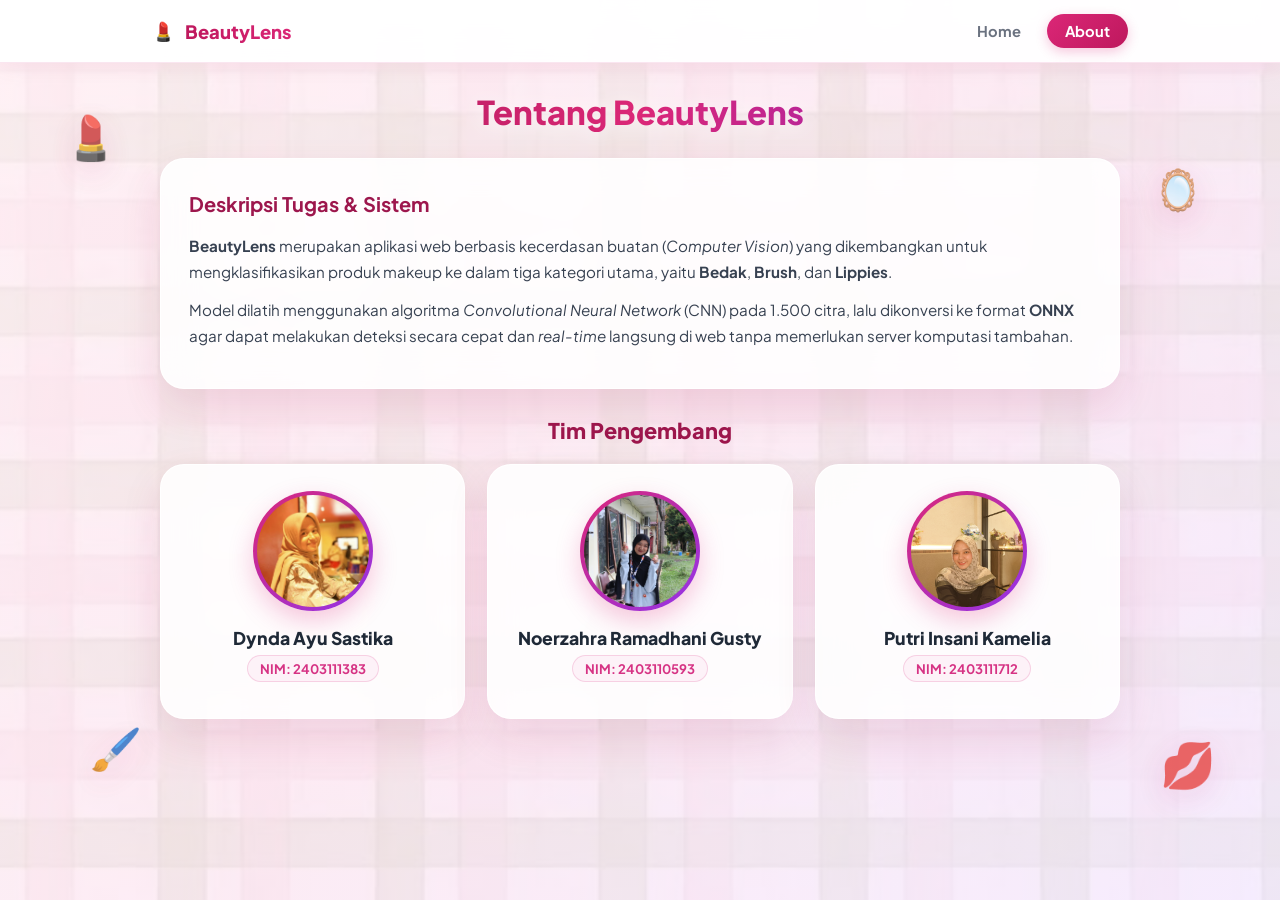
<file: about.html>
<!DOCTYPE html>
<html lang="id">
<head>
  <meta charset="UTF-8" />
  <meta name="viewport" content="width=device-width, initial-scale=1.0" />
  <title>About-BeautyLens Classifier</title>
  <link href="https://fonts.googleapis.com/css2?family=Plus+Jakarta+Sans:wght@400;500;600;700;800&display=swap" rel="stylesheet">
  <link rel="stylesheet" href="style.css" />
</head>
<body>

  <!-- Header Putih Navigasi -->
  <header class="top-navbar">
    <div class="nav-container">
      <a href="index.html" class="nav-brand">💄 <span>BeautyLens</span></a>
      <nav class="nav-links">
        <a href="index.html" class="nav-link">Home</a>
        <a href="about.html" class="nav-link active">About</a>
      </nav>
    </div>
  </header>

  <!-- Dekorasi Background -->
  <div class="bg-decor-layer" id="bg-decor-layer">
    <div class="floating-makeup" style="top: 12%; left: 5%; --size: 2.7rem; --sway-dur: 4.5s; --delay: 0s;">💄</div>
    <div class="floating-makeup" style="top: 18%; right: 6%; --size: 2.5rem; --sway-dur: 5.2s; --delay: 0.8s;">🪞</div>
    <div class="floating-makeup" style="bottom: 14%; left: 7%; --size: 2.6rem; --sway-dur: 4.8s; --delay: 1.4s;">🖌️</div>
    <div class="floating-makeup" style="bottom: 12%; right: 5%; --size: 2.8rem; --sway-dur: 5.5s; --delay: 0.4s;">💋</div>
  </div>

  <!-- Konten About -->
  <main class="page-content">
    <div class="app-wrapper">
      <div class="header">
        <h1>Tentang BeautyLens</h1>
      </div>

      <!-- Deskripsi Tugas / Projek -->
      <section class="about-desc-card">
        <h2>Deskripsi Tugas & Sistem</h2>
        <p>
          <b>BeautyLens</b> merupakan aplikasi web berbasis kecerdasan buatan (<i>Computer Vision</i>) yang dikembangkan untuk mengklasifikasikan produk makeup ke dalam tiga kategori utama, yaitu <b>Bedak</b>, <b>Brush</b>, dan <b>Lippies</b>.
        </p>
        <p>
          Model dilatih menggunakan algoritma <i>Convolutional Neural Network</i> (CNN) pada 1.500 citra, lalu dikonversi ke format <b>ONNX</b> agar dapat melakukan deteksi secara cepat dan <i>real-time</i> langsung di web tanpa memerlukan server komputasi tambahan.
        </p>
      </section>

      <!-- Profil 3 Anggota Tim -->
      <h2 class="team-section-title">Tim Pengembang</h2>
      <section class="team-grid">
        
        <!-- Anggota 1 -->
        <div class="member-card">
          <div class="member-photo-wrap">
            <img src="./Cute.jpeg" alt="Foto Anggota 1" class="member-photo" onerror="this.src='https://ui-avatars.com/api/?name=Anggota+1&background=fce7f3&color=be185d&size=200'" />
          </div>
          <h3 class="member-name">Dynda Ayu Sastika</h3>
          <div class="member-nim">NIM: 2403111383</div>
        </div>

        <!-- Anggota 2 -->
        <div class="member-card">
          <div class="member-photo-wrap">
            <img src="./ninok.jpeg" alt="Foto Anggota 2" class="member-photo" onerror="this.src='https://ui-avatars.com/api/?name=Anggota+2&background=f3e8ff&color=7e22ce&size=200'" />
          </div>
          <h3 class="member-name">Noerzahra Ramadhani Gusty</h3>
          <div class="member-nim">NIM: 2403110593</div>
        </div>

        <!-- Anggota 3 -->
        <div class="member-card">
          <div class="member-photo-wrap">
            <img src="./iput.jpeg" alt="Foto Anggota 3" class="member-photo" onerror="this.src='https://ui-avatars.com/api/?name=Anggota+3&background=ffe4e6&color=e11d48&size=200'" />
          </div>
          <h3 class="member-name">Putri Insani Kamelia</h3>
          <div class="member-nim">NIM: 2403111712</div>
        </div>

      </section>
    </div>
  </main>

  <script src="app.js"></script>
</body>
</html>
</file>
<file: style.css>
:root {
  --primary: #d63384;
  --primary-light: #ff758f;
  --primary-dark: #9d174d;
  --card-bg: rgba(255, 255, 255, 0.88);
  --text-main: #1f2937;
  --text-muted: #6b7280;
  --border-soft: rgba(214, 51, 132, 0.18);
  --success: #059669;
  --danger: #e11d48;
}

* {
  box-sizing: border-box;
  font-family: 'Plus Jakarta Sans', -apple-system, BlinkMacSystemFont, sans-serif;
}

body {
  margin: 0;
  min-height: 100vh;
  color: var(--text-main);
  position: relative;
  overflow-x: hidden;

  /* Background Foto Custom + Overlay Lembut */
  background-color: #fce7f3;
  background-image: 
    linear-gradient(135deg, rgba(255, 240, 245, 0.78), rgba(252, 231, 243, 0.72), rgba(243, 232, 255, 0.78)),
    url('./bg-makeup.jpg');
  background-size: cover;
  background-position: center;
  background-attachment: fixed;
}

/* ================= NAVBAR PUTIH ================= */
.top-navbar {
  position: sticky;
  top: 0;
  z-index: 50;
  width: 100%;
  background: rgba(255, 255, 255, 0.96);
  backdrop-filter: blur(12px);
  -webkit-backdrop-filter: blur(12px);
  border-bottom: 1px solid rgba(214, 51, 132, 0.12);
  box-shadow: 0 4px 20px rgba(157, 23, 77, 0.06);
}

.nav-container {
  max-width: 1020px;
  margin: 0 auto;
  padding: 14px 22px;
  display: flex;
  align-items: center;
  justify-content: space-between;
}

.nav-brand {
  display: flex;
  align-items: center;
  gap: 10px;
  text-decoration: none;
  font-weight: 800;
  font-size: 1.15rem;
  color: var(--primary-dark);
}

.nav-brand span {
  background: linear-gradient(90deg, #be185d, #db2777);
  -webkit-background-clip: text;
  -webkit-text-fill-color: transparent;
}

.nav-links {
  display: flex;
  align-items: center;
  gap: 8px;
}

.nav-link {
  text-decoration: none;
  color: var(--text-muted);
  font-weight: 700;
  font-size: 0.92rem;
  padding: 8px 18px;
  border-radius: 999px;
  transition: all 0.25s ease;
}

.nav-link:hover {
  color: var(--primary);
  background: #fdf2f8;
}

.nav-link.active {
  color: #ffffff;
  background: linear-gradient(135deg, #db2777, #be185d);
  box-shadow: 0 4px 12px rgba(219, 39, 119, 0.25);
}

/* ================= DEKORASI BACKGROUND ================= */
.bg-decor-layer {
  position: fixed;
  inset: 0;
  pointer-events: none;
  z-index: 0;
  overflow: hidden;
}

.sparkle {
  position: absolute;
  width: 10px;
  height: 10px;
  border-radius: 50%;
  background: radial-gradient(circle, #ffffff 0%, #f472b6 55%, transparent 75%);
  box-shadow: 0 0 14px 4px rgba(255, 255, 255, 0.85), 0 0 24px rgba(236, 72, 153, 0.6);
  animation: twinkle var(--dur, 3s) ease-in-out infinite;
  animation-delay: var(--delay, 0s);
  opacity: 0;
}

@keyframes twinkle {
  0%, 100% { transform: scale(0.4); opacity: 0.15; }
  50% { transform: scale(1.45); opacity: 0.95; }
}

.floating-makeup {
  position: absolute;
  font-size: var(--size, 2.4rem);
  filter: drop-shadow(0 8px 16px rgba(190, 24, 93, 0.18));
  opacity: 0.75;
  animation: swayFloat var(--sway-dur, 5s) ease-in-out infinite;
  animation-delay: var(--delay, 0s);
  user-select: none;
}

@keyframes swayFloat {
  0%, 100% { transform: translateY(0px) rotate(-10deg) scale(1); }
  50% { transform: translateY(-18px) rotate(12deg) scale(1.06); }
}

/* ================= LAYOUT UTAMA ================= */
.page-content {
  padding: 28px 18px 48px;
  display: flex;
  justify-content: center;
  position: relative;
  z-index: 2;
}

.app-wrapper {
  width: 100%;
  max-width: 960px;
}

.header {
  text-align: center;
  margin-bottom: 26px;
}

.brand-pill {
  display: inline-flex;
  align-items: center;
  gap: 6px;
  padding: 6px 14px;
  border-radius: 999px;
  background: rgba(255, 255, 255, 0.88);
  backdrop-filter: blur(8px);
  color: var(--primary);
  font-size: 0.78rem;
  font-weight: 700;
  letter-spacing: 0.4px;
  text-transform: uppercase;
  margin-bottom: 10px;
  box-shadow: 0 4px 12px rgba(214, 51, 132, 0.1);
}

h1 {
  margin: 0 0 8px;
  font-size: 2.05rem;
  font-weight: 800;
  background: linear-gradient(90deg, #9d174d, #db2777, #7e22ce);
  -webkit-background-clip: text;
  -webkit-text-fill-color: transparent;
  filter: drop-shadow(0 2px 10px rgba(255, 255, 255, 0.8));
}

.subtitle {
  margin: 0 auto 16px;
  max-width: 580px;
  color: #374151;
  font-weight: 500;
  font-size: 0.95rem;
  line-height: 1.5;
  background: rgba(255, 255, 255, 0.65);
  backdrop-filter: blur(6px);
  padding: 8px 18px;
  border-radius: 14px;
}

.status-bar {
  display: inline-flex;
  align-items: center;
  gap: 8px;
  padding: 8px 18px;
  border-radius: 999px;
  font-size: 0.84rem;
  font-weight: 600;
  background: rgba(255, 255, 255, 0.95);
  border: 1px solid var(--border-soft);
  box-shadow: 0 4px 14px rgba(214, 51, 132, 0.12);
}

.status-dot {
  width: 9px;
  height: 9px;
  border-radius: 50%;
  background: #f59e0b;
  animation: pulse 1.4s infinite;
}

@keyframes pulse {
  0%, 100% { transform: scale(1); opacity: 1; }
  50% { transform: scale(1.35); opacity: 0.5; }
}

/* ================= HOME GRID & CARDS ================= */
.main-grid {
  display: grid;
  grid-template-columns: 1.15fr 0.85fr;
  gap: 22px;
  align-items: stretch;
}

@media (max-width: 820px) {
  .main-grid { grid-template-columns: 1fr; }
  h1 { font-size: 1.65rem; }
}

.glass-card {
  background: var(--card-bg);
  backdrop-filter: blur(16px);
  -webkit-backdrop-filter: blur(16px);
  border: 1px solid rgba(255, 255, 255, 0.95);
  border-radius: 24px;
  padding: 24px;
  box-shadow: 0 20px 45px rgba(157, 23, 77, 0.14);
  display: flex;
  flex-direction: column;
  justify-content: space-between;
}

.tabs {
  display: grid;
  grid-template-columns: 1fr 1fr;
  background: rgba(253, 242, 248, 0.9);
  padding: 5px;
  border-radius: 14px;
  border: 1px solid var(--border-soft);
  margin-bottom: 18px;
}

.tab-btn {
  padding: 11px 14px;
  border: none;
  background: transparent;
  color: var(--text-muted);
  border-radius: 10px;
  font-weight: 700;
  font-size: 0.9rem;
  cursor: pointer;
  transition: all 0.25s ease;
  display: flex;
  align-items: center;
  justify-content: center;
  gap: 8px;
}

.tab-btn.active {
  background: #ffffff;
  color: var(--primary);
  box-shadow: 0 4px 12px rgba(214, 51, 132, 0.16);
}

.panel { display: none; }
.panel.active { display: block; animation: fadeIn 0.3s ease; }

@keyframes fadeIn {
  from { opacity: 0; transform: translateY(4px); }
  to { opacity: 1; transform: translateY(0); }
}

.upload-area {
  display: flex;
  flex-direction: column;
  align-items: center;
  justify-content: center;
  min-height: 270px;
  border: 2px dashed #f472b6;
  border-radius: 18px;
  padding: 24px;
  background: linear-gradient(180deg, rgba(255, 249, 252, 0.85) 0%, rgba(253, 242, 248, 0.9) 100%);
  cursor: pointer;
  text-align: center;
  transition: all 0.25s ease;
}

.upload-area:hover {
  border-color: var(--primary);
  background: #fce7f3;
  transform: translateY(-2px);
}

.upload-icon-circle {
  width: 60px;
  height: 60px;
  border-radius: 50%;
  background: #ffffff;
  display: flex;
  align-items: center;
  justify-content: center;
  font-size: 1.7rem;
  box-shadow: 0 8px 20px rgba(214, 51, 132, 0.15);
  margin: 0 auto 14px;
}

#preview-img {
  display: none;
  width: 100%;
  max-height: 290px;
  object-fit: contain;
  border-radius: 14px;
  background: #fff;
  padding: 6px;
  box-shadow: 0 8px 24px rgba(0, 0, 0, 0.08);
}

.reupload-hint {
  display: none;
  margin-top: 10px;
  font-size: 0.82rem;
  color: var(--primary);
  font-weight: 600;
}

.camera-frame {
  position: relative;
  border-radius: 18px;
  overflow: hidden;
  background: #111827;
  min-height: 270px;
  display: flex;
  align-items: center;
  justify-content: center;
}

#webcam {
  width: 100%;
  max-height: 300px;
  object-fit: cover;
  display: block;
}

.cam-placeholder {
  position: absolute;
  color: #9ca3af;
  text-align: center;
  font-size: 0.88rem;
  padding: 20px;
  pointer-events: none;
}

.cam-controls {
  margin-top: 14px;
  display: flex;
  gap: 10px;
}

.btn-action {
  flex: 1;
  padding: 12px 16px;
  border: none;
  border-radius: 12px;
  background: linear-gradient(135deg, #db2777, #be185d);
  color: white;
  font-weight: 700;
  font-size: 0.88rem;
  cursor: pointer;
  transition: all 0.2s ease;
  box-shadow: 0 6px 16px rgba(219, 39, 119, 0.25);
}

.btn-action:hover {
  transform: translateY(-1px);
  box-shadow: 0 8px 20px rgba(219, 39, 119, 0.35);
}

.btn-action.secondary {
  background: #f3f4f6;
  color: #374151;
  box-shadow: none;
}

.btn-action.secondary:hover { background: #e5e7eb; }

.filter-box {
  margin-top: 18px;
  padding: 14px 16px;
  background: rgba(253, 242, 248, 0.9);
  border: 1px solid var(--border-soft);
  border-radius: 14px;
}

.filter-header {
  display: flex;
  justify-content: space-between;
  align-items: center;
  font-size: 0.82rem;
  margin-bottom: 8px;
}

.filter-badge {
  background: #fff;
  color: var(--primary);
  padding: 3px 10px;
  border-radius: 999px;
  font-weight: 700;
  border: 1px solid var(--border-soft);
}

input[type="range"] {
  width: 100%;
  accent-color: var(--primary);
  cursor: pointer;
}

.result-header {
  display: flex;
  align-items: center;
  justify-content: space-between;
  border-bottom: 1px solid #f3f4f6;
  padding-bottom: 14px;
  margin-bottom: 18px;
}

.result-header h2 {
  margin: 0;
  font-size: 1.05rem;
  font-weight: 700;
}

.model-tag {
  font-size: 0.75rem;
  font-weight: 700;
  padding: 4px 10px;
  border-radius: 8px;
  background: #f3e8ff;
  color: #7e22ce;
}

.empty-state {
  text-align: center;
  padding: 45px 16px;
  color: var(--text-muted);
}

.empty-state .icon {
  font-size: 2.6rem;
  margin-bottom: 10px;
  opacity: 0.75;
}

.result-content { display: none; }

.verdict-box {
  padding: 16px;
  border-radius: 16px;
  margin-bottom: 20px;
  border: 1px solid transparent;
}

.verdict-valid { background: #ecfdf5; border-color: #a7f3d0; }
.verdict-unknown { background: #fff1f2; border-color: #fecdd3; }

.verdict-label {
  font-size: 0.75rem;
  font-weight: 700;
  text-transform: uppercase;
  letter-spacing: 0.5px;
  margin-bottom: 4px;
}

.verdict-valid .verdict-label { color: var(--success); }
.verdict-unknown .verdict-label { color: var(--danger); }

.pred-title {
  font-size: 1.45rem;
  font-weight: 800;
  margin: 0 0 6px;
}

.pred-note {
  font-size: 0.8rem;
  color: var(--text-muted);
}

.bars-title {
  font-size: 0.82rem;
  font-weight: 700;
  color: var(--text-muted);
  text-transform: uppercase;
  margin-bottom: 12px;
}

.bar-group { margin-bottom: 14px; }

.bar-label {
  display: flex;
  justify-content: space-between;
  font-size: 0.9rem;
  font-weight: 700;
  margin-bottom: 6px;
}

.bar-bg {
  width: 100%;
  height: 11px;
  background: #f3f4f6;
  border-radius: 999px;
  overflow: hidden;
}

.bar-fill {
  height: 100%;
  width: 0%;
  border-radius: 999px;
  transition: width 0.35s cubic-bezier(0.22, 1, 0.36, 1);
}

.fill-bedak { background: linear-gradient(90deg, #f43f5e, #fb7185); }
.fill-brush { background: linear-gradient(90deg, #8b5cf6, #a78bfa); }
.fill-lippies { background: linear-gradient(90deg, #ec4899, #f472b6); }

.footer-info {
  margin-top: 20px;
  padding-top: 12px;
  border-top: 1px solid #f3f4f6;
  font-size: 0.78rem;
  color: var(--text-muted);
  display: flex;
  justify-content: space-between;
}

/* ================= HALAMAN ABOUT (DESKRIPSI & TIM) ================= */
.about-desc-card {
  background: var(--card-bg);
  backdrop-filter: blur(16px);
  border: 1px solid rgba(255, 255, 255, 0.95);
  border-radius: 24px;
  padding: 28px;
  box-shadow: 0 18px 40px rgba(157, 23, 77, 0.12);
  margin-bottom: 28px;
  line-height: 1.7;
}

.about-desc-card h2 {
  margin: 0 0 12px;
  font-size: 1.25rem;
  color: var(--primary-dark);
}

.about-desc-card p {
  margin: 0 0 12px;
  color: #374151;
  font-size: 0.95rem;
}

.team-section-title {
  text-align: center;
  font-size: 1.35rem;
  font-weight: 800;
  color: var(--primary-dark);
  margin: 0 0 20px;
}

.team-grid {
  display: grid;
  grid-template-columns: repeat(3, 1fr);
  gap: 22px;
}

@media (max-width: 768px) {
  .team-grid { grid-template-columns: 1fr; }
}

.member-card {
  background: var(--card-bg);
  backdrop-filter: blur(16px);
  border: 1px solid rgba(255, 255, 255, 0.95);
  border-radius: 24px;
  padding: 26px 20px;
  text-align: center;
  box-shadow: 0 18px 40px rgba(157, 23, 77, 0.12);
  transition: transform 0.3s ease, box-shadow 0.3s ease;
}

.member-card:hover {
  transform: translateY(-6px);
  box-shadow: 0 24px 48px rgba(214, 51, 132, 0.2);
}

.member-photo-wrap {
  width: 120px;
  height: 120px;
  margin: 0 auto 16px;
  border-radius: 50%;
  padding: 4px;
  background: linear-gradient(135deg, #db2777, #9333ea);
  box-shadow: 0 10px 24px rgba(219, 39, 119, 0.25);
}

.member-photo {
  width: 100%;
  height: 100%;
  object-fit: cover;
  border-radius: 50%;
  background: #fdf2f8;
  display: block;
}

.member-name {
  margin: 0 0 6px;
  font-size: 1.1rem;
  font-weight: 800;
  color: var(--text-main);
}

.member-nim {
  display: inline-block;
  padding: 4px 12px;
  border-radius: 999px;
  background: #fdf2f8;
  color: var(--primary);
  font-size: 0.82rem;
  font-weight: 700;
  border: 1px solid var(--border-soft);
  margin-bottom: 10px;
}

.member-role {
  margin: 0;
  font-size: 0.86rem;
  color: var(--text-muted);
  line-height: 1.4;
}
</file>
